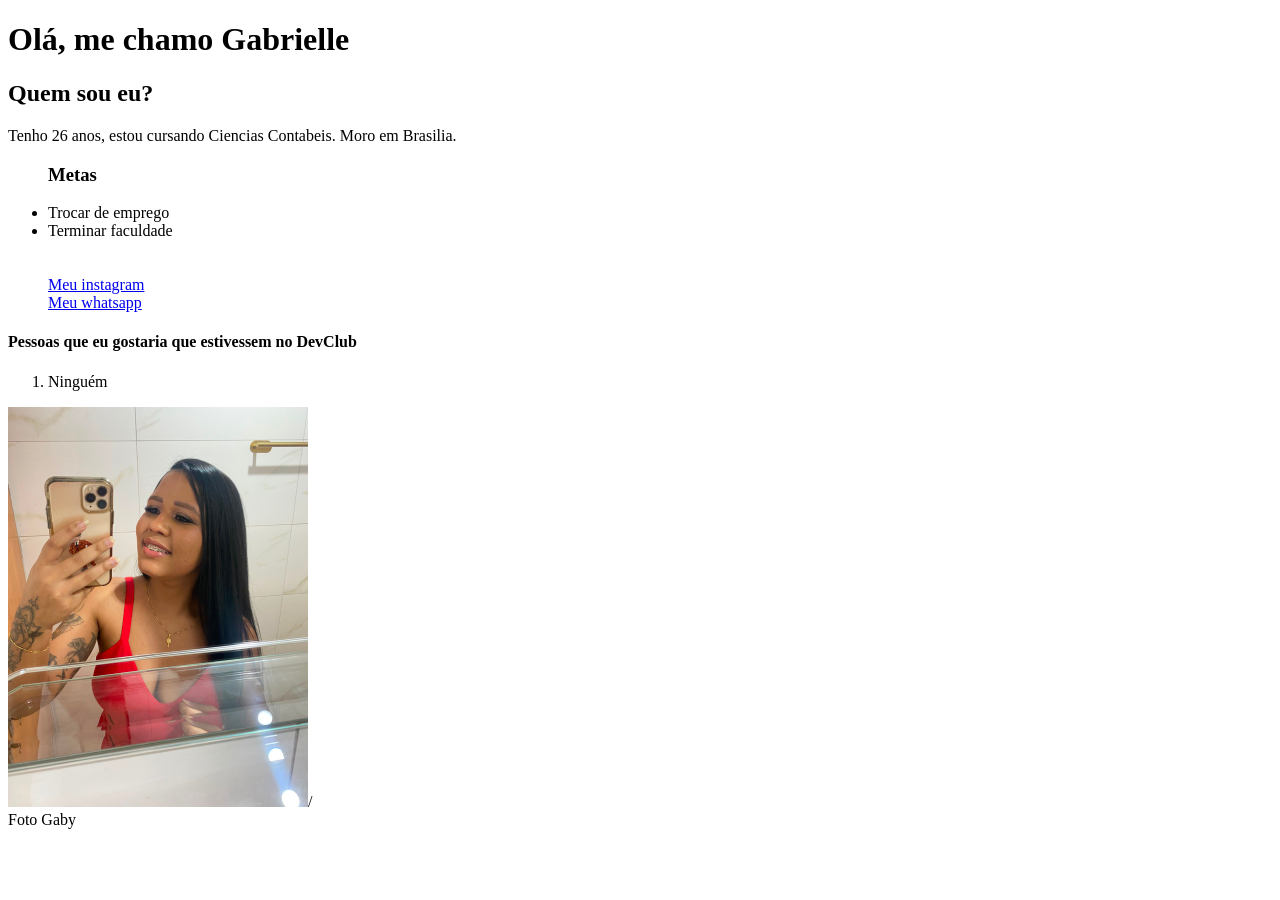
<file: index.html>
<!DOCTYPE html>

<html lang="pt-br">

<head>
    <meta charset="UTF-8">
    <meta name="viewport" content="width=device-width, initial-scale=1.0">
    <title>Meu site</title>
</head>

<body>
    <h1>Olá, me chamo Gabrielle</h1>
    <h2>Quem sou eu?</h2>

    <p>Tenho 26 anos, estou cursando Ciencias Contabeis. Moro em Brasilia.</p>
    <ul>

        <h3>Metas</h3>

        <li>Trocar de emprego</li>
        <li>Terminar faculdade</li>
        <br>
        <br>

        <a href="https://www.instagram.com/gabyapss?igsh=NnB0MjBnNGlncjhs&utm_source=qr" target="_blank">Meu
            instagram</a>
        <br>
        <a href="https://wa.me/5561998316134?text=Oi Gabrielle%2C vim pelo seu site">Meu whatsapp</a>
        <br>


    </ul>
    <h4>Pessoas que eu gostaria que estivessem no DevClub</h4>
    <ol>
        <li>Ninguém</li>
    </ol>

    <img src="./foto.jpg" height="400px">/

    <figcaption>Foto Gaby</figcaption>

</body>

</html>
</file>
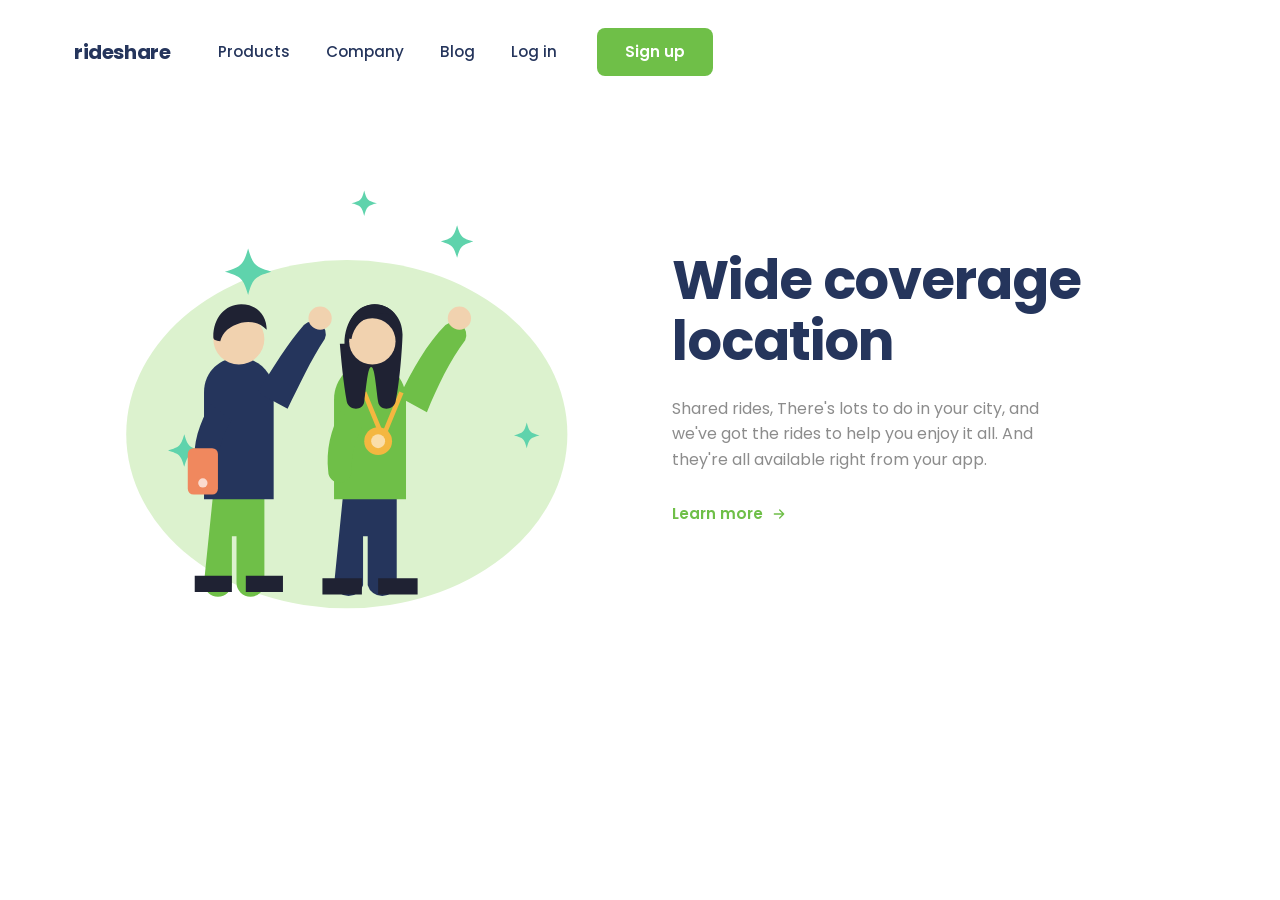
<file: desafio/index.html>
<!DOCTYPE html>
<html lang="pt-br">

<head>
    <meta charset="UTF-8">
    <meta name="viewport" content="width=device-width, initial-scale=1.0">
    <title>Wide coverage location</title>

    <!-- Fonte parecida com a do Figma -->
    <link rel="preconnect" href="https://fonts.googleapis.com">
    <link rel="preconnect" href="https://fonts.gstatic.com" crossorigin>
    <link href="https://fonts.googleapis.com/css2?family=Poppins:wght@400;500;600;700&display=swap" rel="stylesheet">

    <link rel="stylesheet" href="style.css">
</head>

<body>
    <header class="site-header">
        <div class="container header__inner">
            <a href="#" class="brand">rideshare</a>

            <nav class="nav">
                <ul class="nav__list">
                    <li><a href="#">Products</a></li>
                    <li><a href="#">Company</a></li>
                    <li><a href="#">Blog</a></li>
                    <li><a href="#">Log in</a></li>
                </ul>
                <a href="#" class="btn btn--primary">Sign up</a>
            </nav>
        </div>
    </header>

    <main>
        <section class="hero">
            <div class="container hero__inner">

                <!-- MÍDIA / ILUSTRAÇÃO -------------------------------------------------
                     Troque este <svg> pelo arquivo exportado do Figma:
                     <img src="assets/ilustracao.svg" alt="" class="hero__img">
                ------------------------------------------------------------------- -->
                <div class="hero__media">
                    <svg class="hero__img" viewBox="0 0 460 420" role="img"
                        aria-label="Duas pessoas comemorando com uma medalha">

                        <!-- blob de fundo -->
                        <ellipse cx="235" cy="250" rx="190" ry="150" fill="#DCF2CE" />

                        <!-- sparkles -->
                        <g fill="#5FD3AC">
                            <path class="spark" d="M150 90c4 14 6 16 20 20-14 4-16 6-20 20-4-14-6-16-20-20 14-4 16-6 20-20z" />
                            <path class="spark" d="M330 70c3 10 4 11 14 14-10 3-11 4-14 14-3-10-4-11-14-14 10-3 11-4 14-14z" />
                            <path class="spark" d="M95 250c3 10 4 11 14 14-10 3-11 4-14 14-3-10-4-11-14-14 10-3 11-4 14-14z" />
                            <path class="spark" d="M390 240c2 8 3 9 11 11-8 2-9 3-11 11-2-8-3-9-11-11 8-2 9-3 11-11z" />
                            <path class="spark" d="M250 40c2 8 3 9 11 11-8 2-9 3-11 11-2-8-3-9-11-11 8-2 9-3 11-11z" />
                        </g>

                        <!-- ============ HOMEM ============ -->
                        <g>
                            <!-- pernas -->
                            <path d="M120 300h44v78a12 12 0 0 1-24 0v-40h-4v40a12 12 0 0 1-24 0z" fill="#6FBF48" />
                            <!-- sapatos -->
                            <path d="M104 372h32v14h-32zM148 372h32v14h-32z" fill="#1F2233" />
                            <!-- tronco -->
                            <path d="M112 214c0-18 14-30 30-30s30 12 30 30v92h-60z" fill="#25355C" />
                            <!-- braço levantado (aceno) -->
                            <path d="M158 214c14-22 26-42 40-58a11 11 0 0 1 18 12c-12 18-22 40-32 60z" fill="#25355C" />
                            <circle cx="212" cy="150" r="10" fill="#F1D2AF" />
                            <!-- braço com celular -->
                            <path d="M118 224c-10 16-16 34-14 54a10 10 0 0 0 20 0c0-14 4-28 12-40z" fill="#25355C" />
                            <rect x="98" y="262" width="26" height="40" rx="5" fill="#F0885E" />
                            <circle cx="111" cy="292" r="4" fill="#fff" opacity=".7" />
                            <!-- cabeça -->
                            <circle cx="142" cy="168" r="22" fill="#F1D2AF" />
                            <path d="M120 166c0-16 10-28 24-28s22 10 22 22c-6-6-14-8-22-6-10 3-16 8-18 16-4-1-6-1-6-4z"
                                fill="#1F2233" />
                        </g>

                        <!-- ============ MULHER ============ -->
                        <g>
                            <!-- pernas -->
                            <path d="M232 300h46v80a13 13 0 0 1-25 0v-42h-4v42a13 13 0 0 1-25 0z" fill="#25355C" />
                            <!-- sapatos -->
                            <path d="M214 374h34v14h-34zM262 374h34v14h-34z" fill="#1F2233" />
                            <!-- tronco -->
                            <path d="M224 220c0-18 14-32 31-32s31 14 31 32v86h-62z" fill="#6FBF48" />
                            <!-- braço levantado -->
                            <path d="M280 218c12-24 24-46 40-62a11 11 0 0 1 17 13c-13 17-24 40-33 62z" fill="#6FBF48" />
                            <circle cx="332" cy="150" r="10" fill="#F1D2AF" />
                            <!-- braço baixo -->
                            <path d="M230 230c-9 16-13 34-11 52a10 10 0 0 0 20 0c0-13 3-26 9-38z" fill="#6FBF48" />
                            <!-- medalha -->
                            <path d="M250 214l14 34m18-34l-14 34" stroke="#F4B740" stroke-width="4" fill="none" />
                            <circle cx="262" cy="256" r="12" fill="#F4B740" />
                            <circle cx="262" cy="256" r="6" fill="#fff" opacity=".55" />
                            <!-- cabeça -->
                            <circle cx="257" cy="170" r="22" fill="#F1D2AF" />
                            <!-- cabelo longo -->
                            <path d="M233 172c0-20 12-34 26-34s24 12 24 26c0 6-2 40-6 58-2 8-14 8-15 0-2-14-3-30-6-30s-4 16-6 30c-1 8-13 8-15 0-3-16-5-38-6-50z"
                                fill="#1F2233" />
                            <circle cx="257" cy="170" r="20" fill="#F1D2AF" />
                            <path d="M235 168c0-18 10-30 24-30 8 0 15 4 19 11-5-3-12-4-19-2-11 3-18 10-20 21-2 0-4-1-4-1z"
                                fill="#1F2233" />
                        </g>
                    </svg>
                </div>

                <!-- TEXTO -->
                <div class="hero__content">
                    <h1 class="hero__title">Wide coverage location</h1>
                    <p class="hero__text">
                        Shared rides, There's lots to do in your city, and we've got the
                        rides to help you enjoy it all. And they're all available right
                        from your app.
                    </p>
                    <a href="#" class="link-more">
                        Learn more
                        <svg viewBox="0 0 24 24" width="16" height="16" aria-hidden="true">
                            <path d="M5 12h14M13 6l6 6-6 6" fill="none" stroke="currentColor" stroke-width="2"
                                stroke-linecap="round" stroke-linejoin="round" />
                        </svg>
                    </a>
                </div>

            </div>
        </section>
    </main>
</body>

</html>
</file>
<file: desafio/style.css>
/* =========================================================
   Wide coverage location — hero section
   Baseado no Figma "13. (Positive) Congratulation..."
   ========================================================= */

:root {
    --green: #6FBF48;
    --green-dark: #5AA83A;
    --mint: #DCF2CE;
    --teal: #5FD3AC;
    --navy: #25355C;
    --ink: #1F2233;
    --skin: #F1D2AF;
    --coral: #F0885E;
    --gold: #F4B740;

    --text-title: #25355C;
    --text-body: #8C8C8C;
    --bg-page: #FFFFFF;

    --container: 1180px;
    --gutter: 24px;
}

/* ---------- reset básico ---------- */
* {
    margin: 0;
    padding: 0;
    box-sizing: border-box;
}

html {
    scroll-behavior: smooth;
}

body {
    font-family: "Poppins", "Segoe UI", system-ui, sans-serif;
    color: var(--text-body);
    background: var(--bg-page);
    line-height: 1.6;
    -webkit-font-smoothing: antialiased;
}

a {
    text-decoration: none;
    color: inherit;
}

ul {
    list-style: none;
}

img,
svg {
    display: block;
    max-width: 100%;
}

/* ---------- layout base ---------- */
.container {
    width: 100%;
    max-width: var(--container);
    margin-inline: auto;
    padding-inline: var(--gutter);
}

/* ---------- header / nav ---------- */
.site-header {
    padding-block: 28px;
}

.header__inner {
    display: flex;
    align-items: center;
    gap: 48px;
}

.brand {
    font-weight: 700;
    font-size: 1.25rem;
    color: var(--text-title);
    letter-spacing: -.02em;
}

.nav {
    display: flex;
    align-items: center;
    gap: 40px;
}

.nav__list {
    display: flex;
    gap: 36px;
}

.nav__list a {
    font-size: .95rem;
    font-weight: 500;
    color: var(--text-title);
    transition: color .2s;
}

.nav__list a:hover {
    color: var(--green);
}

/* ---------- botão ---------- */
.btn {
    display: inline-flex;
    align-items: center;
    justify-content: center;
    font-weight: 600;
    font-size: .95rem;
    padding: 12px 28px;
    border-radius: 8px;
    transition: background-color .2s, transform .2s;
}

.btn--primary {
    background: var(--green);
    color: #fff;
}

.btn--primary:hover {
    background: var(--green-dark);
    transform: translateY(-2px);
}

/* ---------- hero ---------- */
.hero {
    padding-block: 40px 96px;
}

.hero__inner {
    display: flex;
    align-items: center;
    gap: 64px;
}

.hero__media,
.hero__content {
    flex: 1 1 0;
    min-width: 0;
}

.hero__img {
    width: 100%;
    height: auto;
    overflow: visible;
}

.hero__title {
    font-size: clamp(2.4rem, 4.5vw, 3.4rem);
    font-weight: 700;
    line-height: 1.12;
    letter-spacing: -.02em;
    color: var(--text-title);
    margin-bottom: 24px;
    max-width: 13ch;
}

.hero__text {
    font-size: 1rem;
    max-width: 400px;
    margin-bottom: 28px;
}

.link-more {
    display: inline-flex;
    align-items: center;
    gap: 8px;
    font-weight: 600;
    font-size: .95rem;
    color: var(--green);
    transition: gap .2s;
}

.link-more:hover {
    gap: 14px;
}

/* ---------- animação sutil dos sparkles ---------- */
.spark {
    transform-box: fill-box;
    transform-origin: center;
    animation: twinkle 3s ease-in-out infinite;
}

.spark:nth-child(2) {
    animation-delay: .6s;
}

.spark:nth-child(3) {
    animation-delay: 1.2s;
}

.spark:nth-child(4) {
    animation-delay: 1.8s;
}

.spark:nth-child(5) {
    animation-delay: 2.4s;
}

@keyframes twinkle {

    0%,
    100% {
        opacity: .35;
        transform: scale(.8);
    }

    50% {
        opacity: 1;
        transform: scale(1);
    }
}

/* =========================================================
   RESPONSIVO
   ========================================================= */

/* tablet */
@media (max-width: 900px) {
    .hero__inner {
        gap: 40px;
    }

    .hero__title {
        margin-bottom: 20px;
    }
}

/* mobile */
@media (max-width: 720px) {
    .site-header {
        padding-block: 20px;
    }

    .header__inner {
        justify-content: space-between;
        gap: 16px;
    }

    .nav__list {
        display: none;
    }

    .btn {
        padding: 10px 22px;
    }

    .hero {
        padding-block: 24px 56px;
        text-align: center;
    }

    /* texto em cima, ilustração embaixo (como no Figma mobile) */
    .hero__inner {
        flex-direction: column-reverse;
        gap: 40px;
    }

    .hero__title {
        font-size: clamp(1.9rem, 8vw, 2.4rem);
        max-width: none;
        margin-inline: auto;
    }

    .hero__text {
        margin-inline: auto;
    }

    /* ilustração dentro de um círculo verde */
    .hero__media {
        width: 300px;
        max-width: 80%;
        aspect-ratio: 1;
        background: var(--mint);
        border-radius: 50%;
        display: grid;
        place-items: center;
        padding: 24px;
    }

    .hero__img ellipse {
        display: none;
        /* já temos o círculo do container */
    }
}

@media (prefers-reduced-motion: reduce) {
    .spark {
        animation: none;
        opacity: .8;
    }
}
</file>
